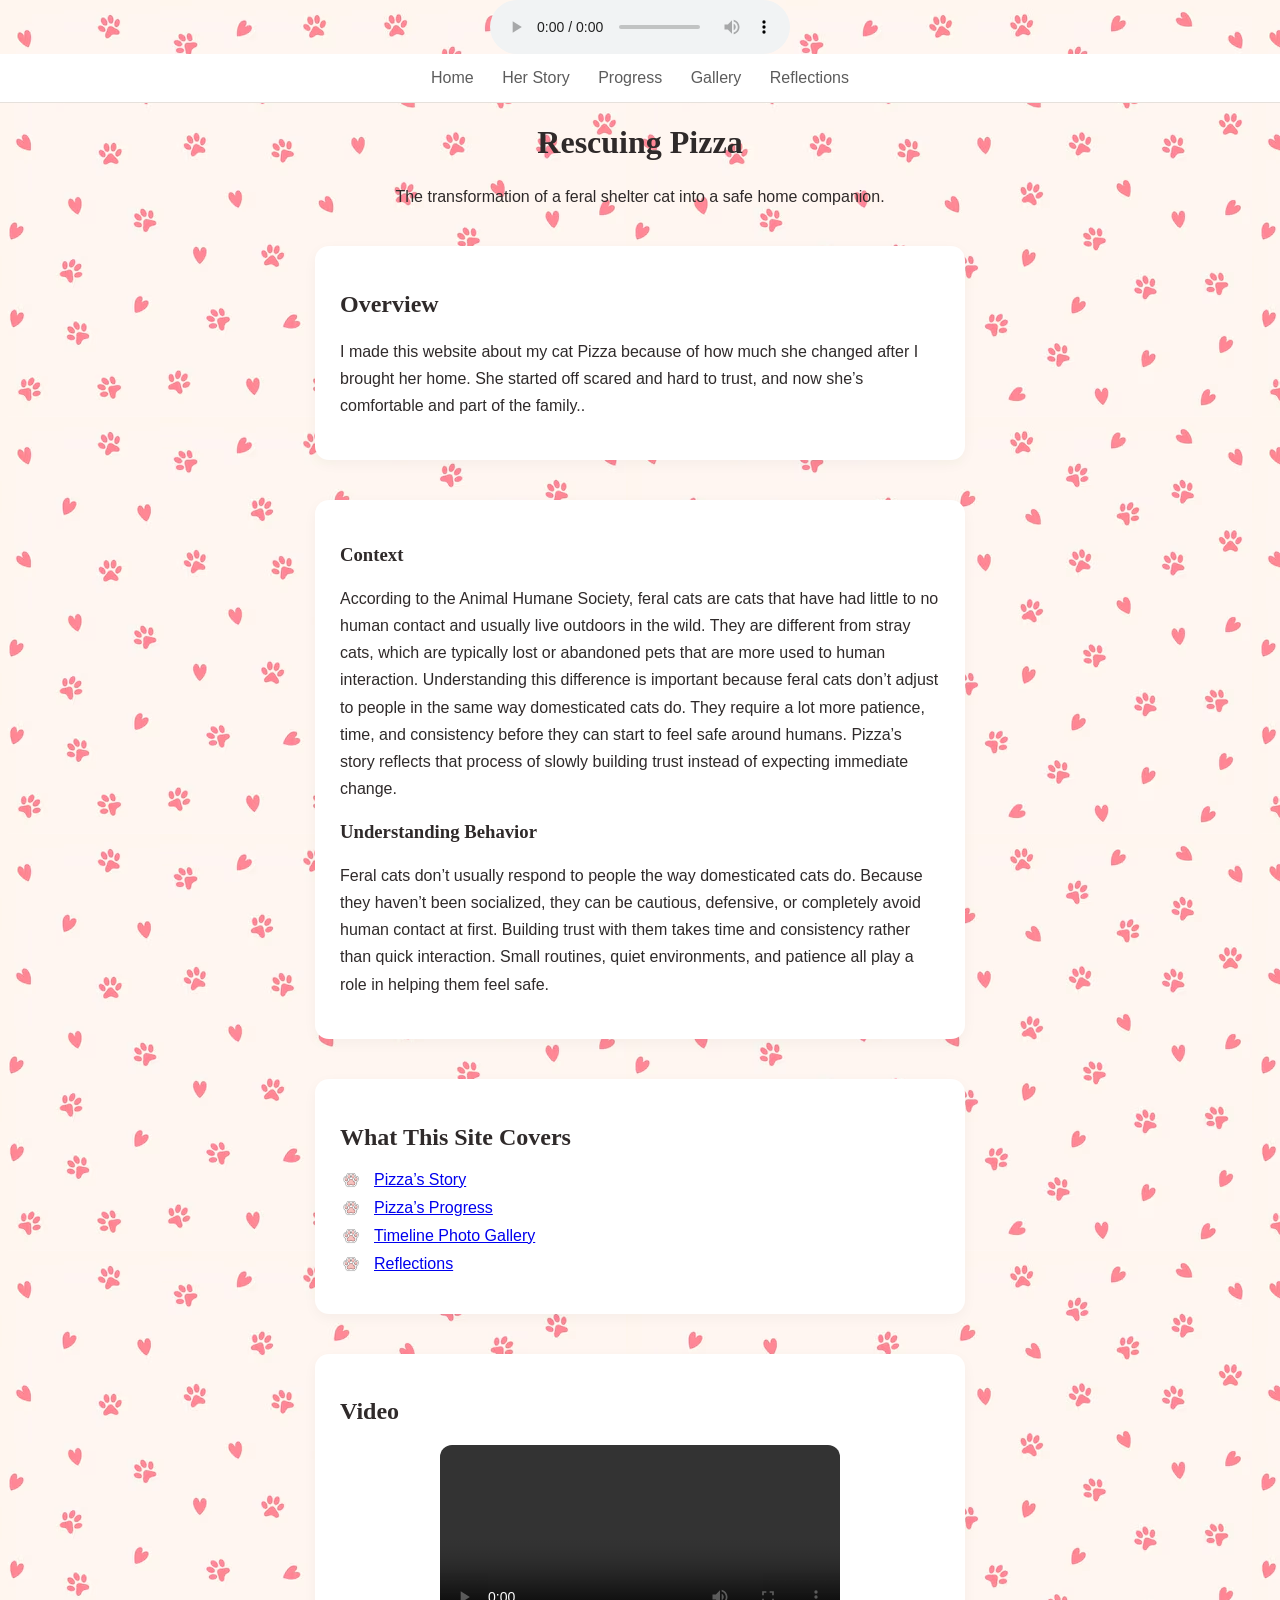
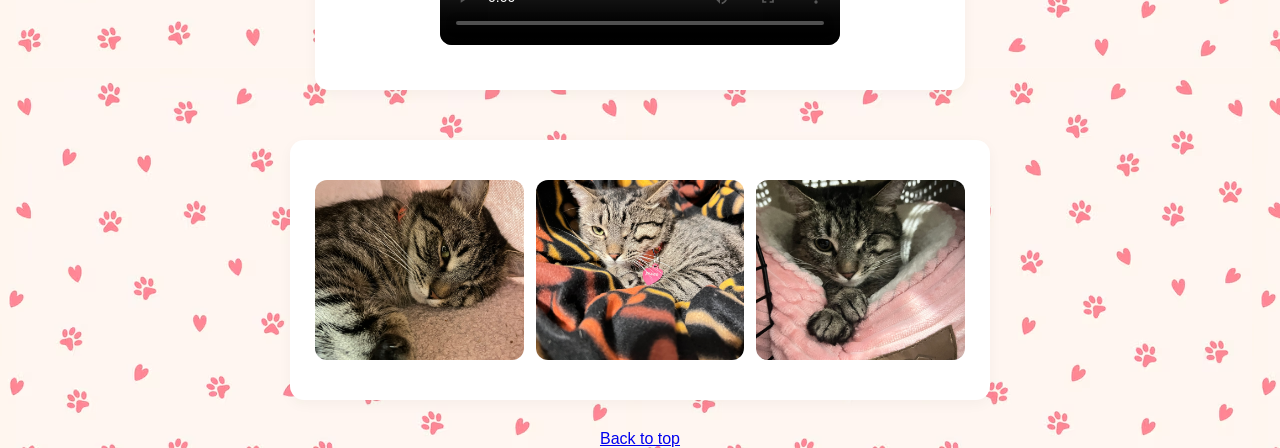
<file: index.html>
<!DOCTYPE html>
<html>
    <title>Rescuing Pizza</title>
    <meta name="viewport" content="width=device-width, initial-scale=1.0">
    <meta name="keywords" content="rescue cat, feral cat, shelter story, pizza cat">
    <meta name="description" content="The rescue story of Pizza, a once-feral shelter cat">
    <link rel="stylesheet" href="style.css">
</head>

<body id="top">


<audio controls loop>
    <source src="ambient.mp3" type="audio/mpeg">
    Your browser does not support audio.
</audio>

<nav>
    <a href="index.html">Home</a>
    <a href="story.html">Her Story</a>
    <a href="progress.html">Progress</a>
    <a href="gallery.html">Gallery</a>
    <a href="reflections.html">Reflections</a>
</nav>

<header class="hero">
    <h1>Rescuing Pizza</h1>
    <p>The transformation of a feral shelter cat into a safe home companion.</p>
</header>

<section>
    <h2>Overview</h2>
    <p>I made this website about my cat Pizza because of how much she changed after I brought her home. 
        She started off scared and hard to trust, and now she’s comfortable and part of the family..</p>
</section>

<section>
    <h3>Context</h3>
    <p>According to the Animal Humane Society, feral cats are cats that have had little to no human contact and usually live outdoors in the wild. 
        They are different from stray cats, which are typically lost or abandoned pets that are more used to human interaction.

    Understanding this difference is important because feral cats don’t adjust to people in the same way domesticated cats do. 
    They require a lot more patience, time, and consistency before they can start to feel safe around humans.
    Pizza’s story reflects that process of slowly building trust instead of expecting immediate change. </p>

    <h3>Understanding Behavior</h3>

    <p> Feral cats don’t usually respond to people the way domesticated cats do. Because they haven’t been socialized, 
    they can be cautious, defensive, or completely avoid human contact at first. Building trust with them takes time and 
    consistency rather than quick interaction. Small routines, quiet environments, and patience all play a role in helping them feel safe. </p>
</section>

<section>
    <h2>What This Site Covers</h2>

<ul>
    <li><a href="story.html"><span class="paw"></span> Pizza’s Story</a></li>
    <li><a href="progress.html"><span class="paw"></span> Pizza’s Progress</a></li>
    <li><a href="gallery.html"><span class="paw"></span> Timeline Photo Gallery</a></li>
    <li><a href="reflections.html"><span class="paw"></span> Reflections</a></li>
   
</section>

<!-- VIDEO (REQUIRED) -->
<section>
    <h2>Video</h2>
    <video width="400" controls>
        <source src="pizza.mp4" type="video/mp4">
    </video>
</section>

<section class="final-gallery">
    <img src="pizza1.jpg" alt="Pizza 1">
    <img src="pizza2.jpg" alt="Pizza 2">
    <img src="pizza3.jpg" alt="Pizza 3">
</section>

<a href="#top">Back to top</a>

</body>
</html>
</file>
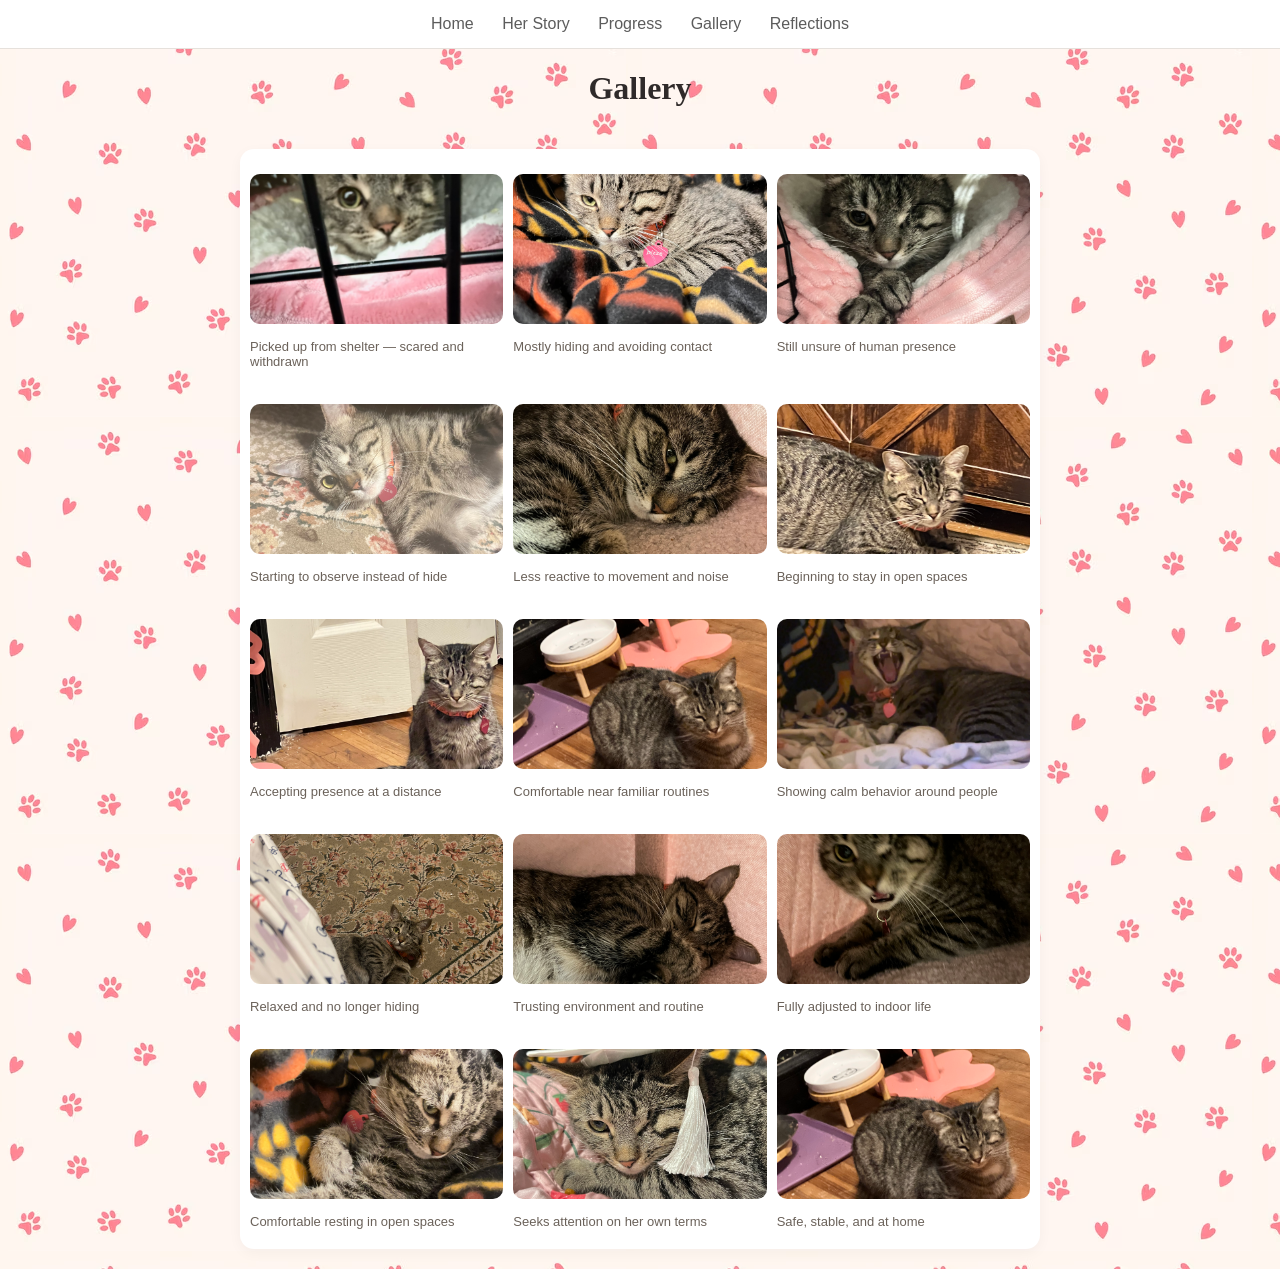
<file: gallery.html>
<!DOCTYPE html>
<html>
<head>
<title>Gallery</title>
<meta name="viewport" content="width=device-width, initial-scale=1.0">
<link rel="stylesheet" href="style.css">
</head>

<body>

<nav>
    <a href="index.html">Home</a>
    <a href="story.html">Her Story</a>
    <a href="progress.html">Progress</a>
    <a href="gallery.html">Gallery</a>
    <a href="reflections.html">Reflections</a>
</nav>

<h1>Gallery</h1>
<section class="gallery-section">
    <figure>
        <img src="pizza4.jpg" alt="Early Pizza">
        <figcaption>Picked up from shelter — scared and withdrawn</figcaption>
    </figure>

    <figure>
        <img src="pizza2.jpg" alt="Early Pizza">
        <figcaption>Mostly hiding and avoiding contact</figcaption>
    </figure>

    <figure>
        <img src="pizza3.jpg" alt="Early Pizza">
        <figcaption>Still unsure of human presence</figcaption>
    </figure>

    <figure>
        <img src="pizza5.jpg" alt="Mid Pizza">
        <figcaption>Starting to observe instead of hide</figcaption>
    </figure>

    <figure>
        <img src="pizza1.jpg" alt="Mid Pizza">
        <figcaption>Less reactive to movement and noise</figcaption>
    </figure>

    <figure>
        <img src="pizza6.jpg" alt="Mid Pizza">
        <figcaption>Beginning to stay in open spaces</figcaption>
    </figure>

    <figure>
        <img src="pizza7.jpg" alt="Mid Pizza">
        <figcaption>Accepting presence at a distance</figcaption>
    </figure>

    <figure>
        <img src="pizza8.jpg" alt="Late Pizza">
        <figcaption>Comfortable near familiar routines</figcaption>
    </figure>

    <figure>
        <img src="pizza9.jpg" alt="Late Pizza">
        <figcaption>Showing calm behavior around people</figcaption>
    </figure>

    <figure>
        <img src="pizza10.jpg" alt="Current Pizza">
        <figcaption>Relaxed and no longer hiding</figcaption>
    </figure>

    <figure>
        <img src="pizza11.jpg" alt="Current Pizza">
        <figcaption>Trusting environment and routine</figcaption>
    </figure>

    <figure>
        <img src="pizza12.jpg" alt="Current Pizza">
        <figcaption>Fully adjusted to indoor life</figcaption>
    </figure>

    <figure>
        <img src="pizza13.jpg" alt="Current Pizza">
        <figcaption>Comfortable resting in open spaces</figcaption>
    </figure>

    <figure>
        <img src="pizza14.jpg" alt="Current Pizza">
        <figcaption>Seeks attention on her own terms</figcaption>
    </figure>

    <figure>
        <img src="pizza15.jpg" alt="Final stage">
        <figcaption>Safe, stable, and at home</figcaption>
    </figure>

</section>

</body>
</html>
</file>
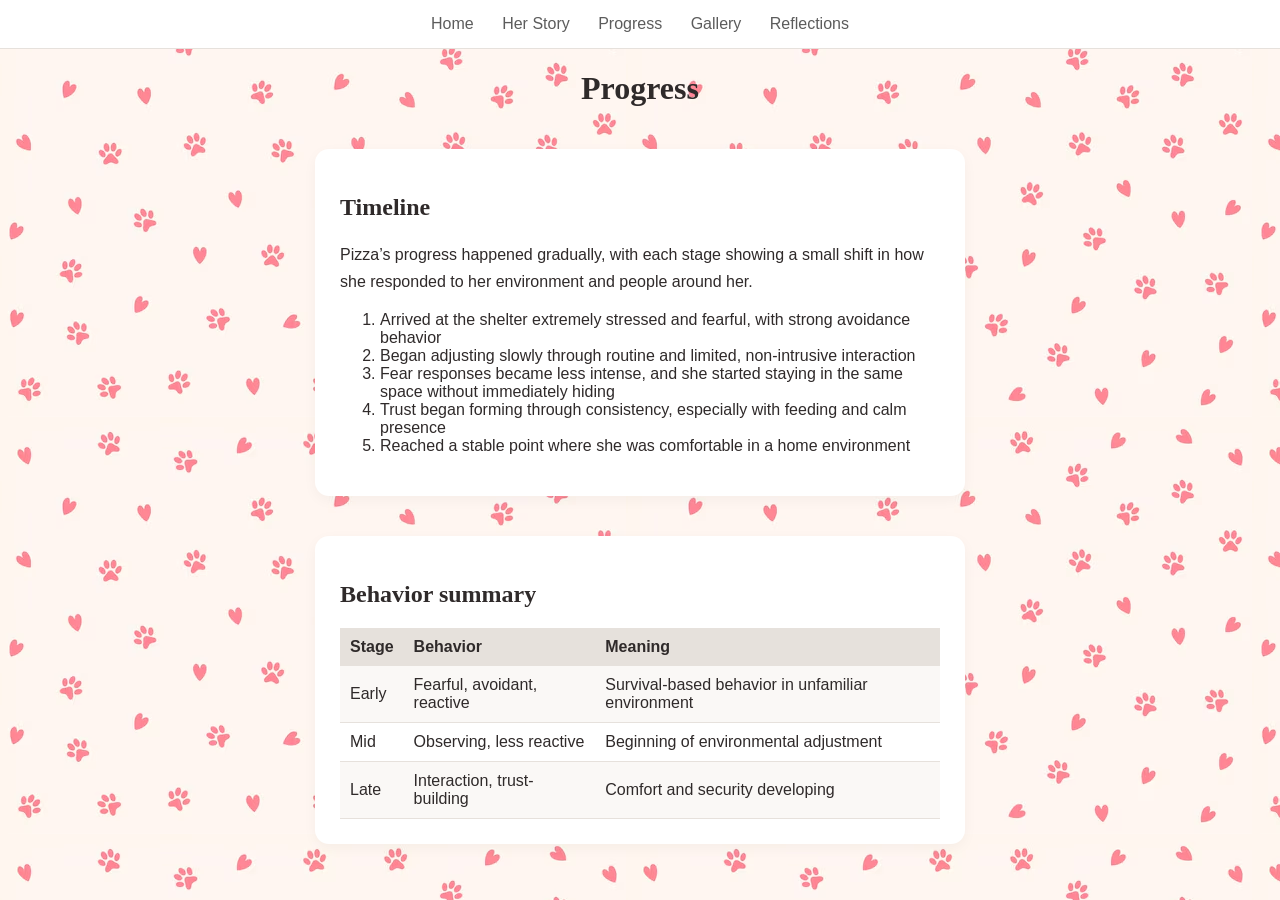
<file: progress.html>
<!DOCTYPE html>
<html>
<head>
<title>Progress</title>
<meta name="viewport" content="width=device-width, initial-scale=1.0">
<meta name="keywords" content="cat progress">
<meta name="description" content="Pizza's progress timeline">
<link rel="stylesheet" href="style.css">
</head>

<body>

<nav>
    <a href="index.html">Home</a>
    <a href="story.html">Her Story</a>
    <a href="progress.html">Progress</a>
    <a href="gallery.html">Gallery</a>
    <a href="reflections.html">Reflections</a>
</nav>

<h1>Progress</h1>

<section>
<h2>Timeline</h2>

<p>Pizza’s progress happened gradually, 
    with each stage showing a small shift in how she responded to her environment and people around her.</p>

<ol>
<li>Arrived at the shelter extremely stressed and fearful, with strong avoidance behavior</li>
<li>Began adjusting slowly through routine and limited, non-intrusive interaction</li>
<li>Fear responses became less intense, and she started staying in the same space without immediately hiding</li>
<li>Trust began forming through consistency, especially with feeding and calm presence</li>
<li>Reached a stable point where she was comfortable in a home environment</li>
</ol>
</section>

<section>
<h2>Behavior summary</h2>

<table>
<tr><th>Stage</th><th>Behavior</th><th>Meaning</th></tr>
<tr><td>Early</td><td>Fearful, avoidant, reactive</td><td>Survival-based behavior in unfamiliar environment</td></tr>
<tr><td>Mid</td><td>Observing, less reactive</td><td>Beginning of environmental adjustment</td></tr>
<tr><td>Late</td><td>Interaction, trust-building</td><td>Comfort and security developing</td></tr>
</table>
</section>

</body>
</html>
</file>
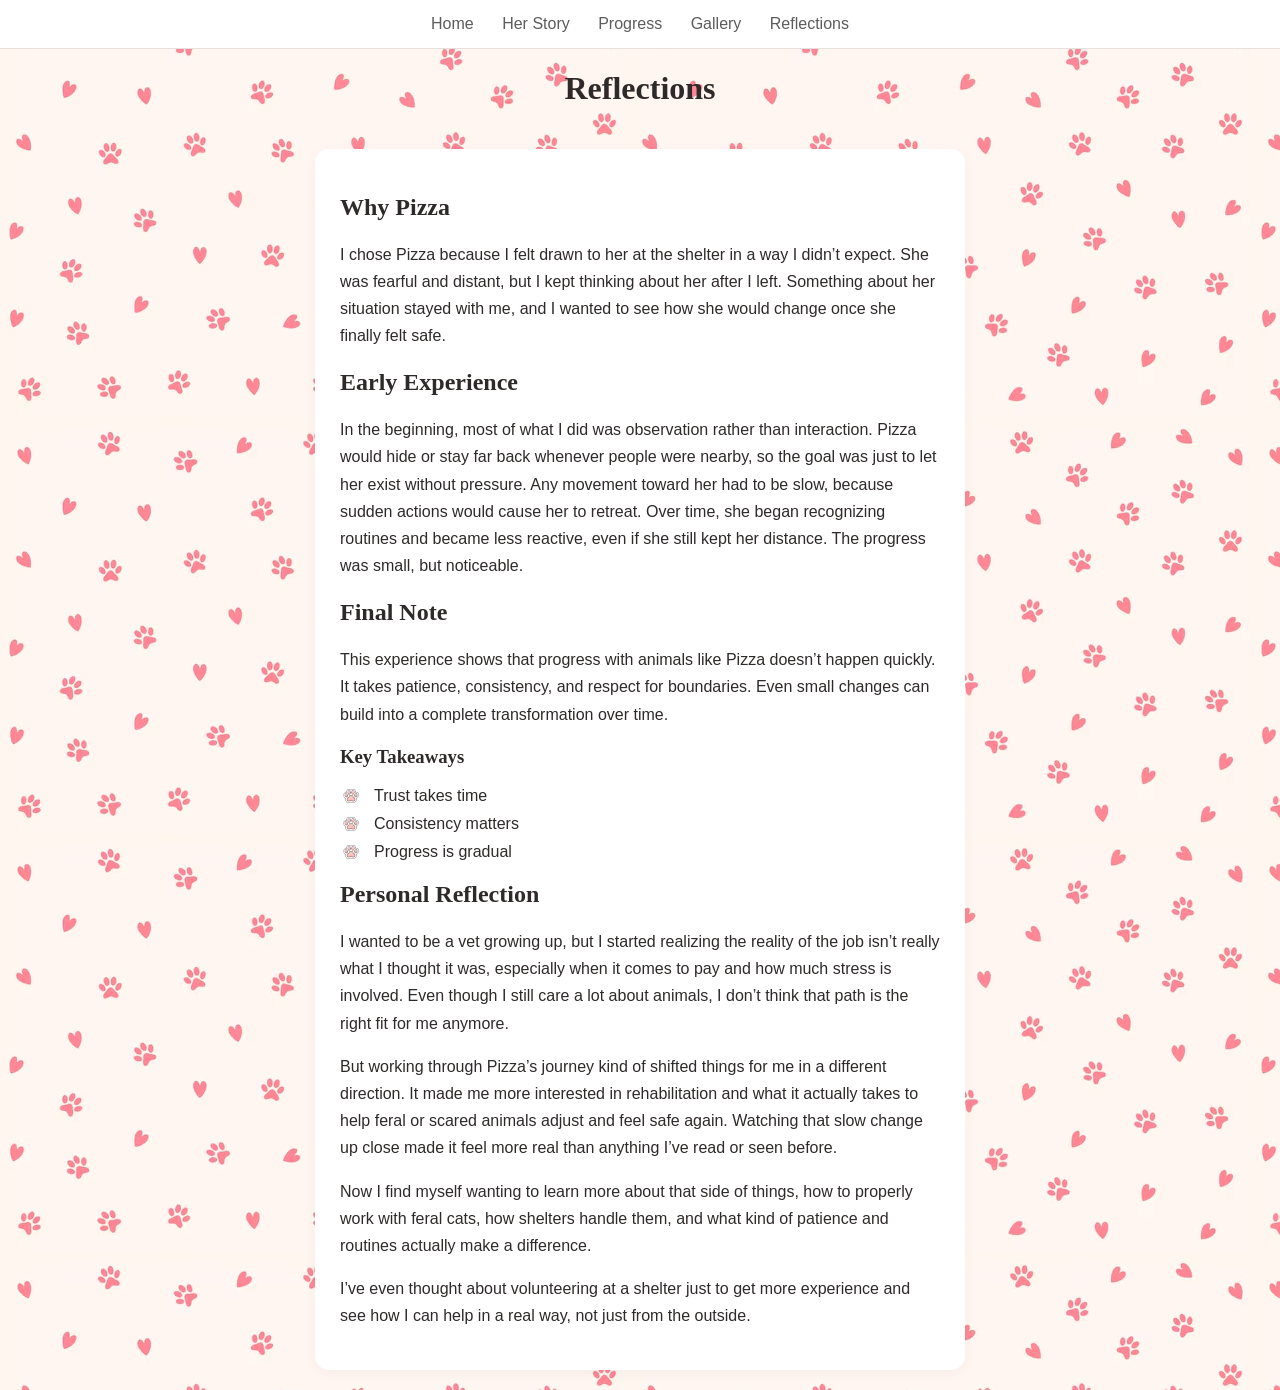
<file: reflections.html>
<!DOCTYPE html>
<html>
<head>
    <title>Reflections</title>
    <meta name="viewport" content="width=device-width, initial-scale=1.0">
    <link rel="stylesheet" href="style.css">
</head>

<body>

<nav>
    <a href="index.html">Home</a>
    <a href="story.html">Her Story</a>
    <a href="progress.html">Progress</a>
    <a href="gallery.html">Gallery</a>
    <a href="reflections.html">Reflections</a>
</nav>

<h1>Reflections</h1>

<section>

    <h2>Why Pizza</h2>
    <p>
        I chose Pizza because I felt drawn to her at the shelter in a way I didn’t expect.
        She was fearful and distant, but I kept thinking about her after I left.
        Something about her situation stayed with me, and I wanted to see how she would change once she finally felt safe.
    </p>

    <h2>Early Experience</h2>
    <p>
        In the beginning, most of what I did was observation rather than interaction.
        Pizza would hide or stay far back whenever people were nearby, so the goal was just to let her exist without pressure.
        Any movement toward her had to be slow, because sudden actions would cause her to retreat.
        Over time, she began recognizing routines and became less reactive, even if she still kept her distance.
        The progress was small, but noticeable.
    </p>

    <h2>Final Note</h2>
    <p>
        This experience shows that progress with animals like Pizza doesn’t happen quickly.
        It takes patience, consistency, and respect for boundaries.
        Even small changes can build into a complete transformation over time.
    </p>

    <h3>Key Takeaways</h3>
    <ul>
        <li>Trust takes time</li>
        <li>Consistency matters</li>
        <li>Progress is gradual</li>
    </ul>

    <h2>Personal Reflection</h2>
    <p>
I wanted to be a vet growing up, but I started realizing the reality of the job isn’t really what
 I thought it was, especially when it comes to pay and how much stress is involved. Even though I still care a lot about animals, 
 I don’t think that path is the right fit for me anymore.
</p>

<p>
But working through Pizza’s journey kind of shifted things for me in a different direction.
 It made me more interested in rehabilitation and what it actually takes to help feral or scared animals adjust and feel safe again.
  Watching that slow change up close made it feel more real than anything I’ve read or seen before.
</p>

<p>
Now I find myself wanting to learn more about that side of things, how to properly work with feral cats,
 how shelters handle them, and what kind of patience and routines actually make a difference.
</p>

<p>
I’ve even thought about volunteering at a shelter just to get more experience and see how I can help in a real way,
 not just from the outside.
</p>

</section>

</body>
</html>
</file>
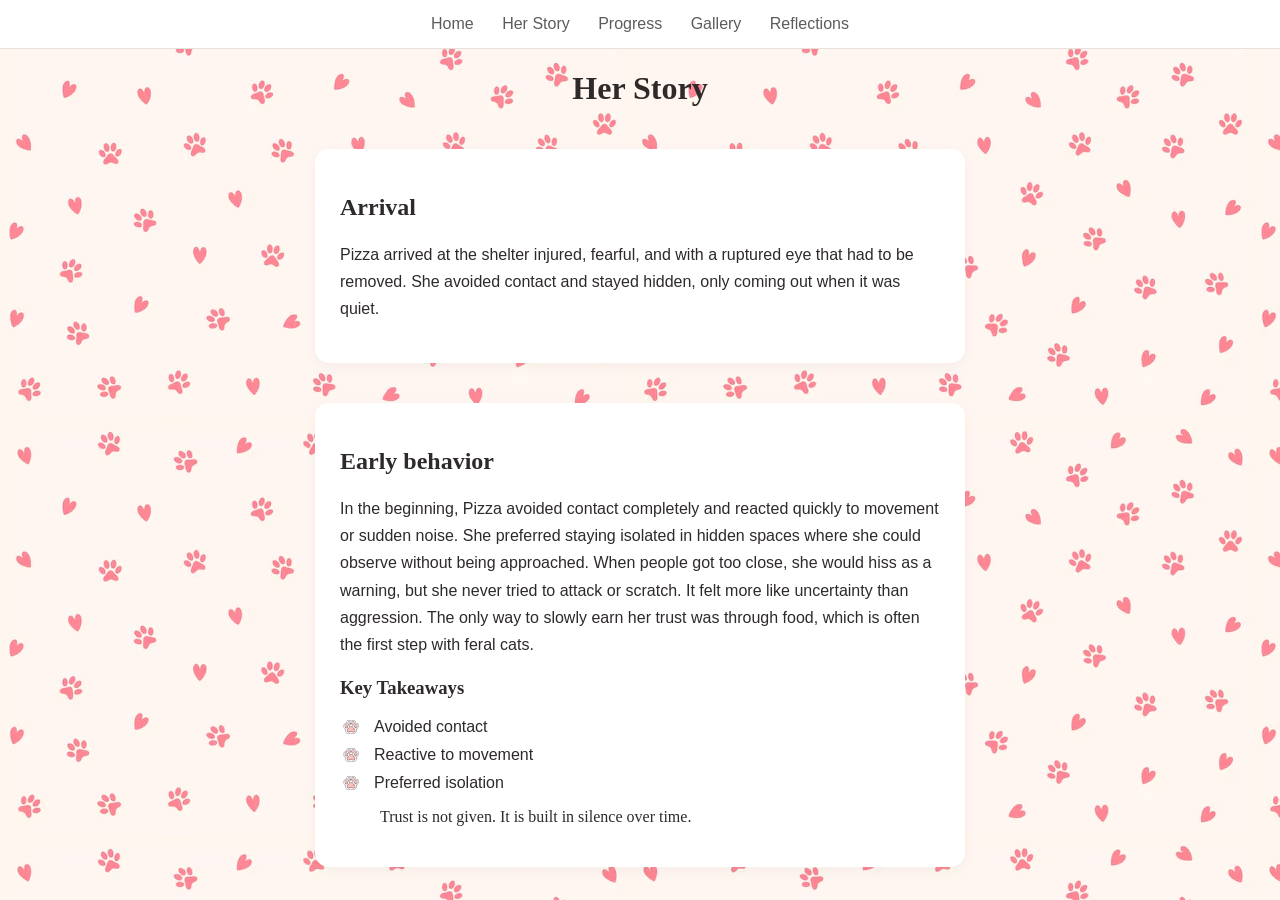
<file: story.html>
<!DOCTYPE html>
<html>
<head>
<title>Her Story</title>
<meta name="viewport" content="width=device-width, initial-scale=1.0">
<meta name="keywords" content="feral cat story, rescue journey">
<meta name="description" content="The origin story of Pizza the cat">
<link rel="stylesheet" href="style.css">
</head>

<body>

<nav>
<a href="index.html">Home</a>
<a href="story.html">Her Story</a>
<a href="progress.html">Progress</a>
<a href="gallery.html">Gallery</a>
<a href="reflections.html">Reflections</a>
</nav>

<h1>Her Story</h1>

<section>
<h2>Arrival</h2>

<p>Pizza arrived at the shelter injured, fearful, and with a ruptured eye that had to be removed. 
    She avoided contact and stayed hidden, only coming out when it was quiet.</p>
</section>

<section>
<h2>Early behavior</h2>

<p>In the beginning, Pizza avoided contact completely and reacted quickly to movement or sudden noise.
     She preferred staying isolated in hidden spaces where she could observe without being approached. 
     When people got too close, she would hiss as a warning, but she never tried to attack or scratch. 
     It felt more like uncertainty than aggression. The only way to slowly earn her trust was through food, 
     which is often the first step with feral cats.</p>



     <h3>Key Takeaways</h3>
<ul>
<li>Avoided contact</li>
<li>Reactive to movement</li>
<li>Preferred isolation</li>
</ul>

<blockquote>Trust is not given. It is built in silence over time.</blockquote>
</section>

</body>
</html>
</file>
<file: style.css>
* {
    box-sizing: border-box;
}


body {
    margin: 0;
    padding: 0;
    font-family: 'Inter', sans-serif;
    background: #f7f5f2;
    color: #2f2a2a;
    text-align: center;
    background-image: url("pawpattern.png");
    background-repeat: repeat;

    display: flex;
    flex-direction: column;
    align-items: center;
}


nav {
    width: 100%;
    background: #ffffff;
    border-bottom: 1px solid #e6e1dc;
    padding: 15px;
    position: sticky;
    top: 0;
    z-index: 1000;
}

nav a {
    text-decoration: none;
    margin: 12px;
    color: #5c5c5c;
    font-weight: 500;
    transition: 0.3s ease;
}

nav a:hover {
    color: #a67c52;
}


section {
    background: #ffffff;
    width: 90%;
    max-width: 650px;
    margin: 20px auto;
    padding: 25px;
    border-radius: 14px;
    box-shadow: 0 4px 14px rgba(0,0,0,0.04);
    text-align: left;
}

.gallery-section {
    width: 95%;
    max-width: 1000px;
    margin: 30px auto;
    padding: 25px;
}


p {
    line-height: 1.7;
    font-size: 16px;
}


h1, h2, h3, h4, h5, h6 {
    font-family: 'Playfair Display', serif;
}

blockquote {
    font-family: Georgia, serif;
}

nav a {
    text-decoration: none;
    color: #5c5c5c;
    transition: all 0.2s ease;
}


nav a:visited {
    color: #5c5c5c;
}

nav a:hover {
    color: #a67c52;
}

nav a:active {
    color: #b08cff;
    text-shadow: 0 0 10px #b08cff, 0 0 20px #b08cff;
}

img {
    max-width: 100%;
    height: auto;
    display: block;
    margin: 15px auto;
    border-radius: 12px;
}

.gallery-section {
    display: grid;
    grid-template-columns: repeat(3, 1fr);
    gap: 10px;
    max-width: 800px;
    margin: 20px auto;
    padding: 10px;
}

.gallery-section img {
    width: 100%;
    height: 150px;
    object-fit: cover;
    border-radius: 10px;
}

.final-gallery {
    display: grid;
    grid-template-columns: repeat(3, 1fr);
    gap: 12px;
    max-width: 700px;
    margin: 30px auto;
}

.final-gallery img {
    width: 100%;
    height: 180px;
    object-fit: cover;
    border-radius: 12px;
}

table {
    width: 100%;
    border-collapse: collapse;
    margin-top: 15px;
}

th {
    background: #e6e1dc;
    padding: 10px;
}

td {
    border-bottom: 1px solid #e6e1dc;
    padding: 10px;
}

tr:nth-of-type(even) {
    background: #faf8f6;
}


ul {
    list-style: none;
    padding-left: 0;
}

ul li {
    background-image: url("paw.png");
    background-repeat: no-repeat;
    background-size: 22px 22px;
    background-position: 0 50%;
    padding-left: 34px;
    margin-bottom: 10px;
}



figure {
    margin: 0;
}

figcaption {
    font-size: 13px;
    color: #6b625a;
    margin-top: 6px;
    margin-bottom: 10px;
}


video {
    display: block;
    margin: 20px auto;
    max-width: 100%;
    border-radius: 12px;
}

/* MOBILE FIX */
@media (max-width: 700px) {

    section {
        width: 95%;
        padding: 18px;
    }

    nav {
        text-align: center;
    }

    nav a {
        display: inline-block;
        margin: 8px;
    }

    .gallery-section {
        grid-template-columns: 1fr;
    }

    .final-gallery {
        grid-template-columns: 1fr;
    }

    video {
        width: 100%;
    }
}

@media (max-width: 1000px) {
    .gallery-section {
        grid-template-columns: repeat(2, 1fr);
    }
}
</file>
